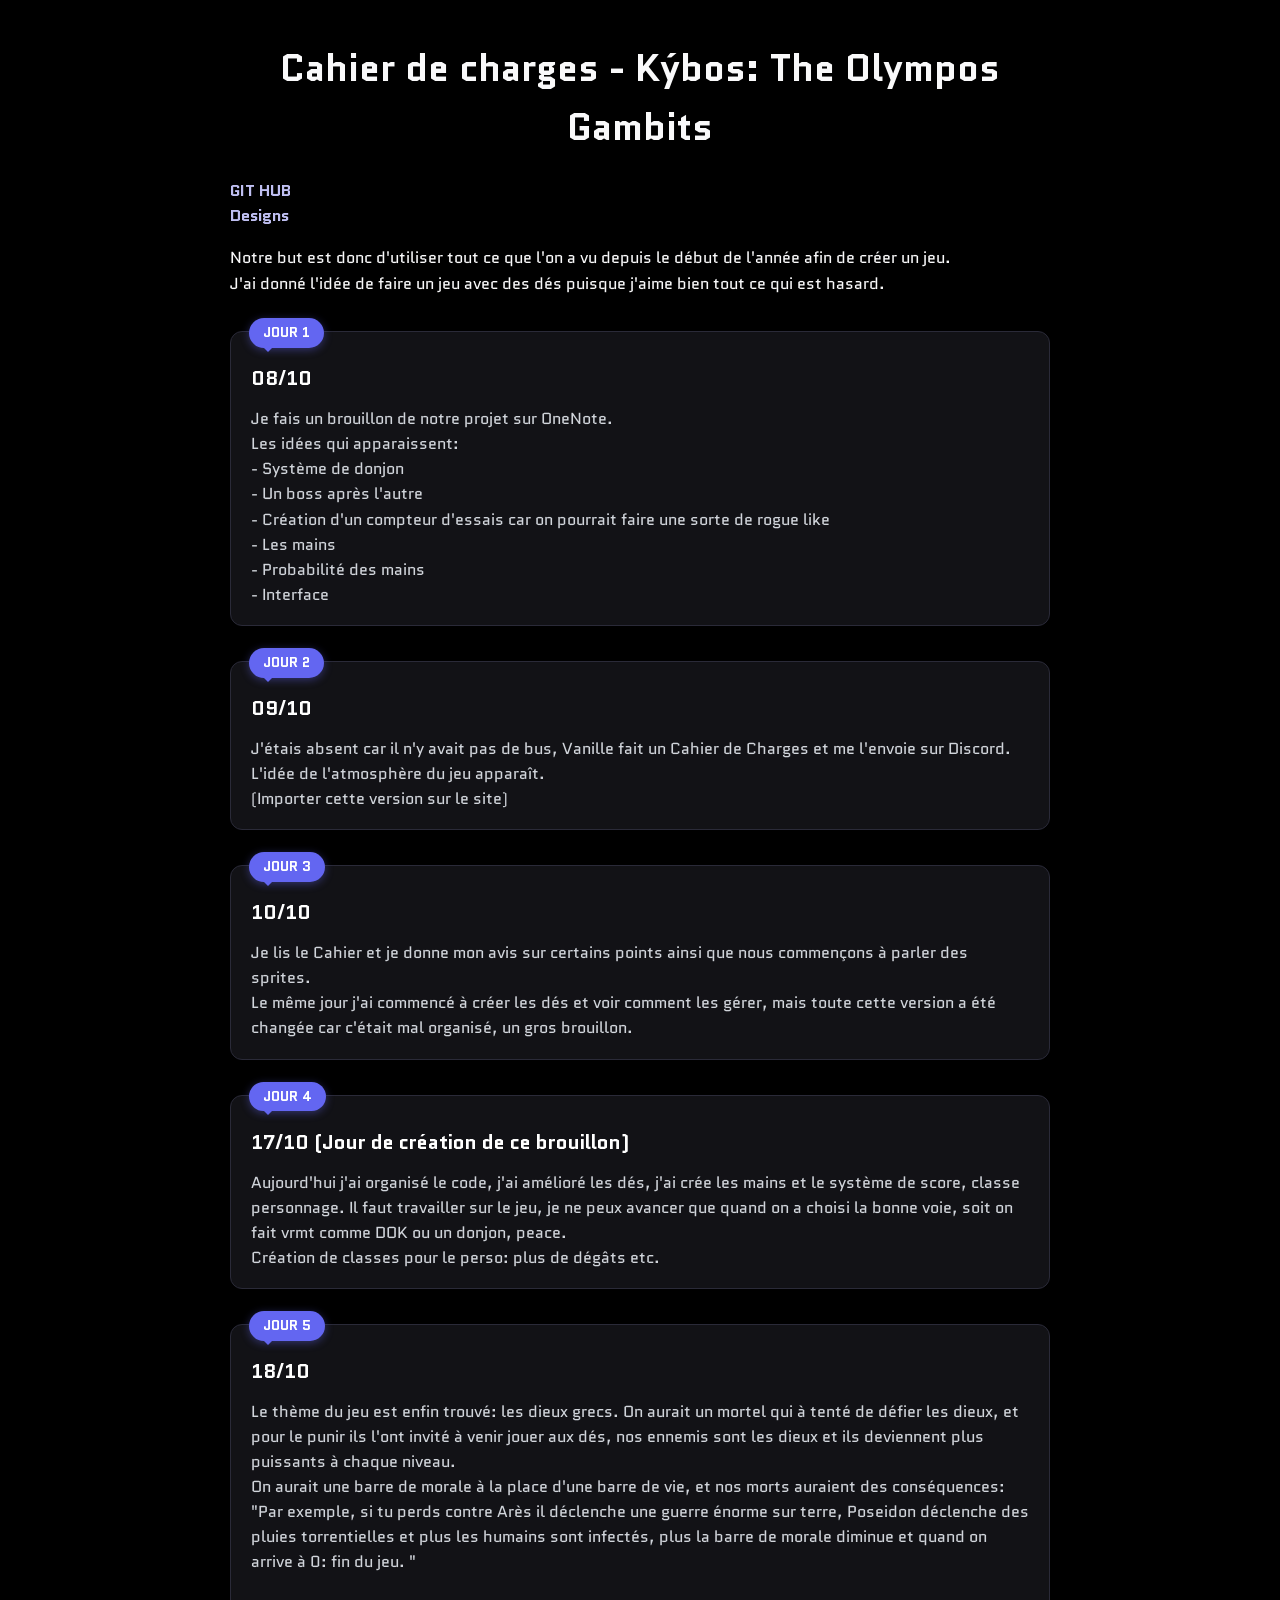
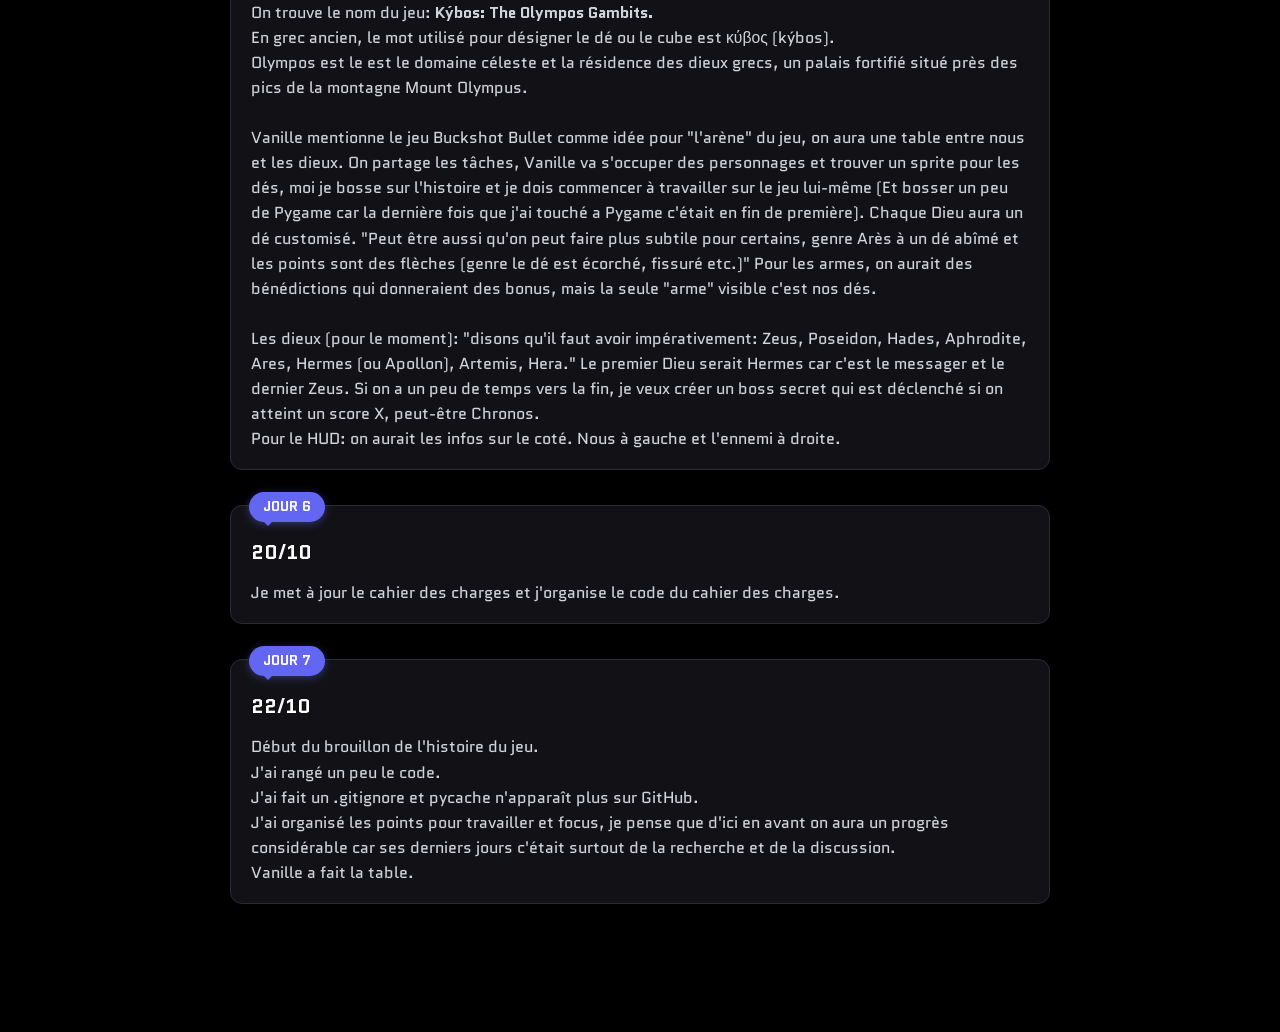
<file: index.html>
<!DOCTYPE html>
<html lang="fr">

<head>
    <meta charset="utf-8">
    <link rel="stylesheet" type="text/css" href="css/style.css" />
    <meta name="viewport" content="width=device-width, initial-scale=1.0">
    <link rel="preconnect" href="https://fonts.googleapis.com">
    <link rel="preconnect" href="https://fonts.gstatic.com" crossorigin>
    <link href="https://fonts.googleapis.com/css2?family=Quantico:ital,wght@0,400;0,700;1,400;1,700&display=swap"
        rel="stylesheet">
    <title>Kýbos: The Olympos Gambits</title>
</head>

<body>
    <header>
        <h1> Cahier de charges - Kýbos: The Olympos Gambits </h1>
    </header>

    <main>
        <!-- Introduction / Github -->
        <div class="intro">
            <a href="https://github.com/lcsmvb/project-dice" target="_blank">GIT HUB</a> <br>
            <a href="drawings.html" target="_blank"> Designs </a>
            <p>
                Notre but est donc d'utiliser tout ce que l'on a vu depuis le début de l'année afin de créer un jeu.<br>
                J'ai donné l'idée de faire un jeu avec des dés puisque j'aime bien tout ce qui est hasard.
            </p>
        </div>

        <!-- Jour 1 -->
        <div class="card">
            <span class="badge">Jour 1</span>
            <h2>08/10</h2>
            <p>
                Je fais un brouillon de notre projet sur OneNote. <br>
                Les idées qui apparaissent: <br>
                - Système de donjon<br>
                - Un boss après l'autre<br>
                - Création d'un compteur d'essais car on pourrait faire une sorte de rogue like <br>
                - Les mains <br>
                - Probabilité des mains <br>
                - Interface <br>
            </p>
        </div>

        <!-- Jour 2 -->
        <div class="card">
            <span class="badge">Jour 2</span>
            <h2>09/10</h2>
            <p>
                J'étais absent car il n'y avait pas de bus, Vanille fait un Cahier de Charges et me l'envoie sur
                Discord. <br>
                L'idée de l'atmosphère du jeu apparaît. <br>
                (Importer cette version sur le site) <br>
            </p>
        </div>

        <!-- Jour 3 -->
        <div class="card">
            <span class="badge">Jour 3</span>
            <h2>10/10</h2>
            <p>
                Je lis le Cahier et je donne mon avis sur certains points ainsi que nous commençons à parler des
                sprites. <br>
                Le même jour j'ai commencé à créer les dés et voir comment les gérer, mais toute cette version a été
                changée car c'était mal organisé, un gros brouillon. <br>
            </p>
        </div>

        <!-- Jour 4 -->
        <div class="card">
            <span class="badge">Jour 4</span>
            <h2>17/10 (Jour de création de ce brouillon)</h2>
            <p>
                Aujourd'hui j'ai organisé le code, j'ai amélioré les dés, j'ai crée les mains et le système de score,
                classe personnage. Il faut travailler sur le jeu, je ne peux avancer que quand on a choisi la bonne
                voie, soit on fait vrmt comme DOK ou un donjon, peace. <br>
                Création de classes pour le perso: plus de dégâts etc. <br>
            </p>
        </div>
        <!-- Jour 5 -->
        <div class="card">
            <span class="badge">Jour 5</span>
            <h2>18/10</h2>
            <p>
                Le thème du jeu est enfin trouvé: les dieux grecs.
                On aurait un mortel qui à tenté de défier les dieux, et pour le punir ils l'ont invité à venir jouer aux
                dés,
                nos ennemis sont les dieux et ils deviennent plus puissants à chaque niveau. <br>
                On aurait une barre de morale à la place d'une barre de vie, et nos morts auraient des conséquences:
                "Par exemple, si tu perds contre Arès il déclenche une guerre énorme sur terre, Poseidon déclenche des
                pluies torrentielles et plus les humains sont infectés, plus la barre de morale diminue et quand on
                arrive à 0: fin du jeu. " <br>
                <br>
                On trouve le nom du jeu: <strong> Kýbos: The Olympos Gambits. </strong> <br>
                En grec ancien, le mot utilisé pour désigner le dé ou le cube est κύβος (kýbos). <br>
                Olympos est le est le domaine céleste et la résidence des dieux grecs, un palais fortifié situé près des
                pics de la montagne Mount Olympus. <br>
                <br>
                Vanille mentionne le jeu Buckshot Bullet comme idée pour "l'arène" du jeu, on aura une table entre nous
                et les dieux.
                On partage les tâches, Vanille va s'occuper des personnages et trouver un sprite pour les dés,
                moi je bosse sur l'histoire et je dois commencer à travailler sur le jeu lui-même
                (Et bosser un peu de Pygame car la dernière fois que j'ai touché a Pygame c'était en fin de première).
                Chaque Dieu aura un dé customisé. "Peut être aussi qu'on peut faire plus subtile pour certains, genre
                Arès à un dé abîmé et les points sont des flèches (genre le dé est écorché, fissuré etc.)"
                Pour les armes, on aurait des bénédictions qui donneraient des bonus, mais la seule "arme" visible c'est
                nos dés. <br>
                <br>
                Les dieux (pour le moment): "disons qu'il faut avoir impérativement: Zeus, Poseidon, Hades, Aphrodite,
                Ares, Hermes (ou Apollon), Artemis, Hera."
                Le premier Dieu serait Hermes car c'est le messager et le dernier Zeus.
                Si on a un peu de temps vers la fin, je veux créer un boss secret qui est déclenché si on atteint un
                score X, peut-être Chronos.
                <br>
                Pour le HUD: on aurait les infos sur le coté. Nous à gauche et l'ennemi à droite. <br>
            </p>
        </div>
        <!-- Jour 6 -->
        <div class="card">
            <span class="badge">Jour 6</span>
            <h2>20/10</h2>
            <p>
                Je met à jour le cahier des charges et j'organise le code du cahier des charges. <br>
            </p>
        </div>
        <!-- Jour 7 -->
        <div class="card">
            <span class="badge">Jour 7</span>
            <h2>22/10</h2>
            <p>
                Début du brouillon de l'histoire du jeu. <br>
                J'ai rangé un peu le code. <br>
                J'ai fait un .gitignore et pycache n'apparaît plus sur GitHub. <br>
                J'ai organisé les points pour travailler et focus, je pense que d'ici en avant on aura un progrès
                considérable car ses derniers jours
                c'était surtout de la recherche et de la discussion. <br>
                Vanille a fait la table. <br>
            </p>
        </div>
        <br><br><br><br><br>
    </main>
</body>

</html>
</file>
<file: css/style.css>
/* --- RESET & REGLES DE BASE --- */
* {
    box-sizing: border-box;
    /* Empêche le rembourrage (padding) de casser la largeur */
}

body {
    margin: 0 auto;
    width: 90%;
    /* S'adapte à 90% de l'écran sur mobile */
    max-width: 850px;
    /* Bloque à 850px max sur grand écran d'ordinateur */
    font-family: "Quantico", sans-serif;
    background-color: #000000;
    color: #f9f9fa;
    padding: 10px 15px 60px 15px;
    line-height: 1.6;
    height: 100vh;
}

header {
    text-align: center;
    font-weight: bold;
    padding: 30px 10px 20px 10px;
}

header h1 {
    font-size: clamp(1.5rem, 4vw, 2.3rem);
    /* Taille de titre dynamique qui s'adapte à l'écran */
    margin: 0;
}

a {
    color: #bfbff1;
    font-weight: bold;
    text-decoration: none;
    word-break: break-all;
    /* Évite que les longs liens dépassent sur petit écran */
}

a:hover {
    text-decoration: underline;
}

.intro {
    margin-bottom: 35px;
    font-size: 1rem;
}

/* --- CARTES DE TIMELINE / SECTIONS --- */
.card {
    position: relative;
    background-color: #121216;
    border: 1px solid #2a2a38;
    border-radius: 12px;
    padding: 24px 20px 18px 20px;
    margin-top: 35px;
    box-shadow: 0 4px 15px rgba(0, 0, 0, 0.5);
}

/* La bulle flottante */
.card .badge {
    position: absolute;
    top: -14px;
    left: 18px;
    background: #6366f1;
    color: #ffffff;
    font-size: 0.85rem;
    font-weight: bold;
    text-transform: uppercase;
    padding: 4px 14px;
    border-radius: 20px;
    box-shadow: 0 2px 8px rgba(99, 102, 241, 0.4);
    white-space: nowrap;
    /* Empêche le badge de se casser en deux lignes */
}

/* Petite pointe sous la bulle */
.card .badge::after {
    content: "";
    position: absolute;
    bottom: -4px;
    left: 14px;
    width: 0;
    height: 0;
    border-left: 5px solid transparent;
    border-right: 5px solid transparent;
    border-top: 5px solid #6366f1;
}

.card h2 {
    margin: 6px 0 12px 0;
    color: #ffffff;
    font-size: 1.25rem;
}

.card p {
    margin: 0;
    color: #d1d5db;
    font-size: 0.98rem;
}

/* --- MEDIA QUERIES (ADAPTATION MOBILES ET TABLETTES) --- */

/* Pour les écrans mobiles (< 600px) */
@media (max-width: 600px) {
    body {
        width: 95%;
        /* On prend plus de place sur petit écran */
        padding-left: 8px;
        padding-right: 8px;
    }

    header {
        padding: 20px 5px 15px 5px;
    }

    .card {
        padding: 22px 14px 14px 14px;
        /* Un peu moins de padding pour gagner de l'espace */
        margin-top: 30px;
    }

    .card .badge {
        left: 12px;
        /* On décale légèrement le badge vers la gauche */
        font-size: 0.75rem;
        /* Bulle un peu plus petite sur mobile */
        padding: 3px 10px;
    }

    .card h2 {
        font-size: 1.1rem;
    }
}
/* --- IMAGES DANS LES CARDS --- */
.card img {
    display: block;
    max-width: 100%;   /* ne dépasse jamais la card */
    height: auto;      /* garde les proportions */
    margin: 12px auto auto;  /* auto à gauche et à droite = centrée */
    border-radius: 8px;
    image-rendering: pixelated;
}
</file>
